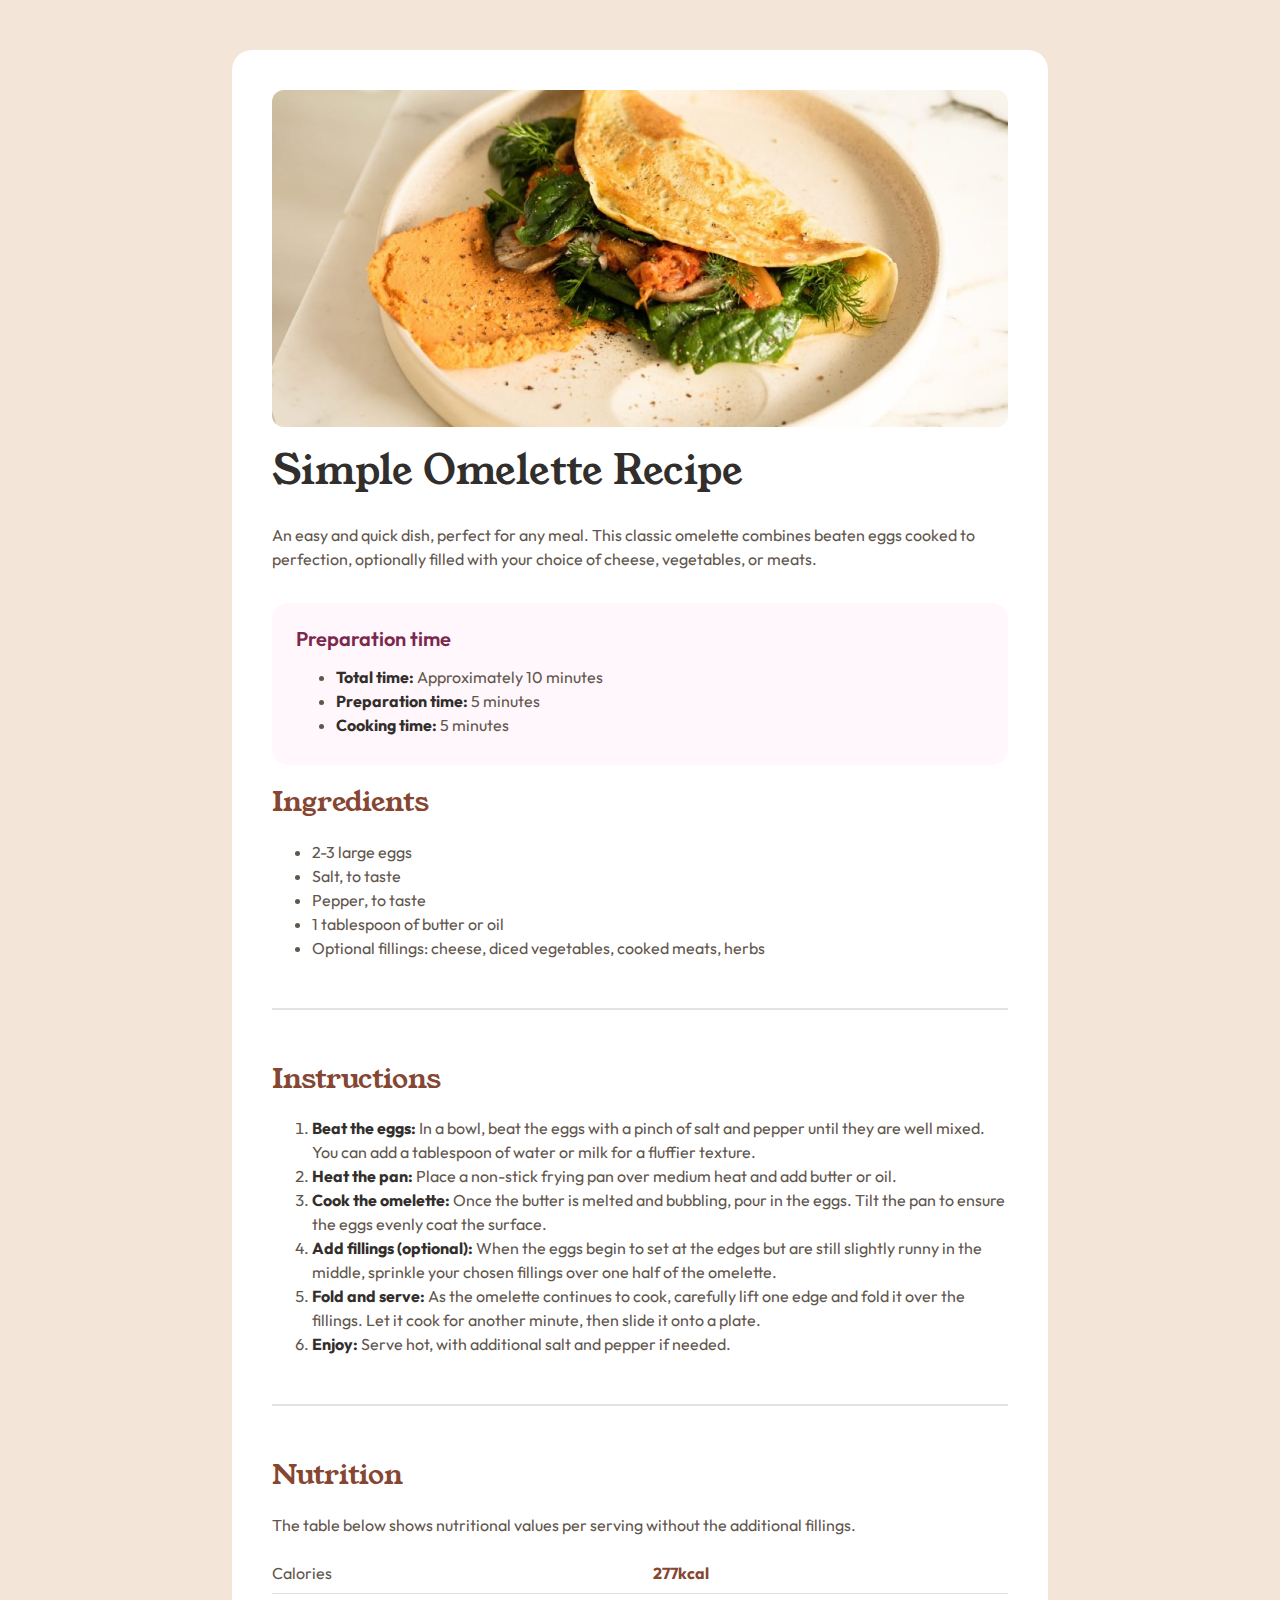
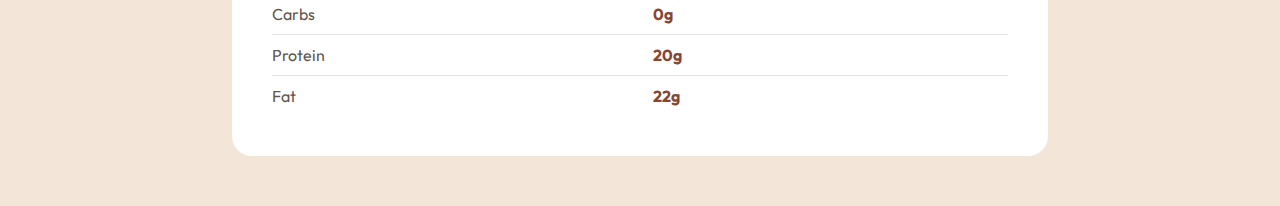
<file: index.html>
<!DOCTYPE html>
<html lang="en">
<head>
  <meta charset="UTF-8">
  <meta name="viewport" content="width=device-width, initial-scale=1.0"> <!-- displays site properly based on user's device -->

  <link rel="icon" type="image/png" sizes="32x32" href="./assets/images/favicon-32x32.png">
  <link rel="stylesheet" href="styles.css">
  <title>Frontend Mentor | Recipe page</title> 

</head>
<body>
  <main class="MainDiv">

    <img class="mainImage" src="../recipe-page-main/assets/images/image-omelette.jpeg" alt="Omelette">

    <h1 class="MainTitle">Simple Omelette Recipe</h1>

    <p class="Description">An easy and quick dish, perfect for any meal. This classic omelette combines beaten eggs cooked 
    to perfection, optionally filled with your choice of cheese, vegetables, or meats.</p>
    
    <section class="PrepTime">
      <h4>Preparation time</h4>
      <ul>
        <li><span>Total time: </span>Approximately 10 minutes</li>
        <li><span>Preparation time: </span>5 minutes</li>
        <li><span>Cooking time: </span>5 minutes</li>
      </ul>
    </section>

    <section class="Ingredients">
      <h2>Ingredients</h2>
        <ul>
          <li>2-3 large eggs</li>
          <li>Salt, to taste</li>
          <li>Pepper, to taste</li>
          <li>1 tablespoon of butter or oil</li>
          <li>Optional fillings: cheese, diced vegetables, cooked meats, herbs</li>
        </ul>
    </section>

    <hr>

    <section class="Instructions">
      <h2>Instructions</h2>
      <ol>
        <li><span>Beat the eggs: </span>In a bowl, beat the eggs with a pinch of salt and pepper until they are well mixed. 
        You can add a tablespoon of water or milk for a fluffier texture.</li>
        <li><span>Heat the pan: </span>Place a non-stick frying pan over medium heat and add butter or oil.</li>
        <li><span>Cook the omelette: </span>Once the butter is melted and bubbling, pour in the eggs. Tilt the pan to ensure 
        the eggs evenly coat the surface.</li>
        <li><span>Add fillings (optional): </span>When the eggs begin to set at the edges but are still slightly runny in the 
        middle, sprinkle your chosen fillings over one half of the omelette.</li>
        <li><span>Fold and serve: </span>As the omelette continues to cook, carefully lift one edge and fold it over the 
        fillings. Let it cook for another minute, then slide it onto a plate.</li>
        <li><span>Enjoy: </span>Serve hot, with additional salt and pepper if needed.</li>
      </ol>
    </section>

    <hr>
    
    <section class="Nutrition">
      <h2>Nutrition</h2>

      <p>The table below shows nutritional values per serving without the additional fillings.</p>

      <table>
        <tr>
          <td>Calories</td>
          <td><strong>277kcal</strong></td>
        </tr>
        <tr>
          <td>Carbs</td>
          <td><strong>0g</strong></td>
        </tr>
        <tr>
          <td>Protein</td>
          <td><strong>20g</strong></td>
        </tr>
        <tr>
          <td>Fat</td>
          <td><strong>22g</strong></td>
        </tr>
      </table>
    </section>

  </main>
</body>
</html>
</file>
<file: styles.css>
@font-face {
    font-family: 'Outfit';
    src: url(assets/fonts/outfit/static/Outfit-Regular.ttf);
}

@font-face {
    font-family: 'OutfitBold';
    src: url(assets/fonts/outfit/static/Outfit-Bold.ttf);
}

@font-face {
    font-family: 'OutfitSemiBold';
        src: url(assets/fonts/outfit/static/Outfit-SemiBold.ttf);
    }

@font-face {
    font-family: 'YoungSerif';
    src: url(assets/fonts/young-serif/YoungSerif-Regular.ttf);
}

body {
    background-color: #F3E5D7;
    display: flex;
    justify-content: center;
    align-items: center;
    margin: 50px;
}

.MainDiv {
    display: flex;
    flex-direction: column;
    padding: 40px;
    width: 736px;
    background-color: white;
    border-radius: 20px;

}

.mainImage {
    border-radius: 12px;
}

.MainTitle {
    font-family: 'YoungSerif';
    font-size: 40px;
    color: #312E2C;
    font-weight: 100;
    line-height: 100%;
    letter-spacing: 0px;
    margin-top: 24px;
    margin-bottom: 16px;
}

.Description {
    font-family: 'Outfit';
    font-size: 16px;
    color: #5F564D;
    font-weight: 400;
    line-height: 150%;
    letter-spacing: 0px;
    margin-bottom: 32px;
}

.PrepTime {
    height: auto;
    width: auto;
    padding-left: 24px;
    padding-bottom: 12px;
    background-color: #FFF7FB;
    border-radius: 16px;
}

.PrepTime h4 {
    font-family: 'OutfitSemiBold';
    font-size: 20px;
    color: #7A284E;
    line-height: 100%;
    letter-spacing: 0px;
    margin-bottom: 16px;
}

.PrepTime ul li {
    font-family: 'Outfit';
    color: #5F564D;
    font-size: 16px;
    line-height: 150%;
    letter-spacing: 0px;
}

.PrepTime ul li span {
    font-family: 'OutfitBold';
    color: #312E2C;
    font-size: 16px;
    line-height: 150%;
    letter-spacing: 0px;
}

.Ingredients h2 {
    font-family: 'YoungSerif';
    font-size: 28px;
    font-weight: 100;
    color: #854632;
    line-height: 100%;
    letter-spacing: 0px;
}

.Ingredients ul li {
    font-family: 'Outfit';
    font-size: 16px;
    color: #5F564D;
    line-height: 150%;
    letter-spacing: 0px;
}

hr {
    border: 0.5px solid #E6E2E0;
    margin: 32px 0;
}

.Instructions h2 {
    font-family: 'YoungSerif';
    font-size: 28px;
    font-weight: 100;
    color: #854632;
    line-height: 100%;
    letter-spacing: 0px;
}

.Instructions ol li {
    font-family: 'Outfit';
    font-size: 16px;
    color: #5F564D;
    line-height: 150%;
    letter-spacing: 0px;
}

.Instructions ol li span {
    font-family: 'OutfitBold';
    color: #312E2C;
    font-size: 16px;
    line-height: 150%;
    letter-spacing: 0px;
}

.Nutrition h2 {
    font-family: 'YoungSerif';
    font-size: 28px;
    font-weight: 100;
    color: #854632;
    line-height: 100%;
    letter-spacing: 0px;
}

.Nutrition p {
    font-family: 'Outfit';
    font-size: 16px;
    color: #5F564D;
    line-height: 150%;
    letter-spacing: 0px;
}

.Nutrition table {
    width: 100%;
    border-collapse: collapse;
}

.Nutrition tr td {
    font-family: 'Outfit';
    font-size: 16px;
    color: #5F564D;
    line-height: 150%;
    letter-spacing: 0px;
    padding: 8px 0;
    border-bottom: 1px solid #E6E2E0;
}

.Nutrition tr:last-child td {
    border-bottom: none;
}

.Nutrition td strong {
    font-family: 'OutfitBold';
    color: #854632;
}

/* Mobile Responsive */
@media (max-width: 768px) {
    body {
        margin: 0;
        background-color: white;
    }

    .MainDiv {
        width: 100%;
        padding: 0 0 40px 0;
        border-radius: 0;
    }

    .mainImage {
        border-radius: 0;
        width: 100%;
    }

    .MainTitle,
    .Description,
    .PrepTime,
    .Ingredients,
    .Instructions,
    .Nutrition,
    hr {
        margin-left: 32px;
        margin-right: 32px;
    }

    .MainTitle {
        font-size: 32px;
    }

    .PrepTime {
        padding: 24px;
    }
}
</file>
